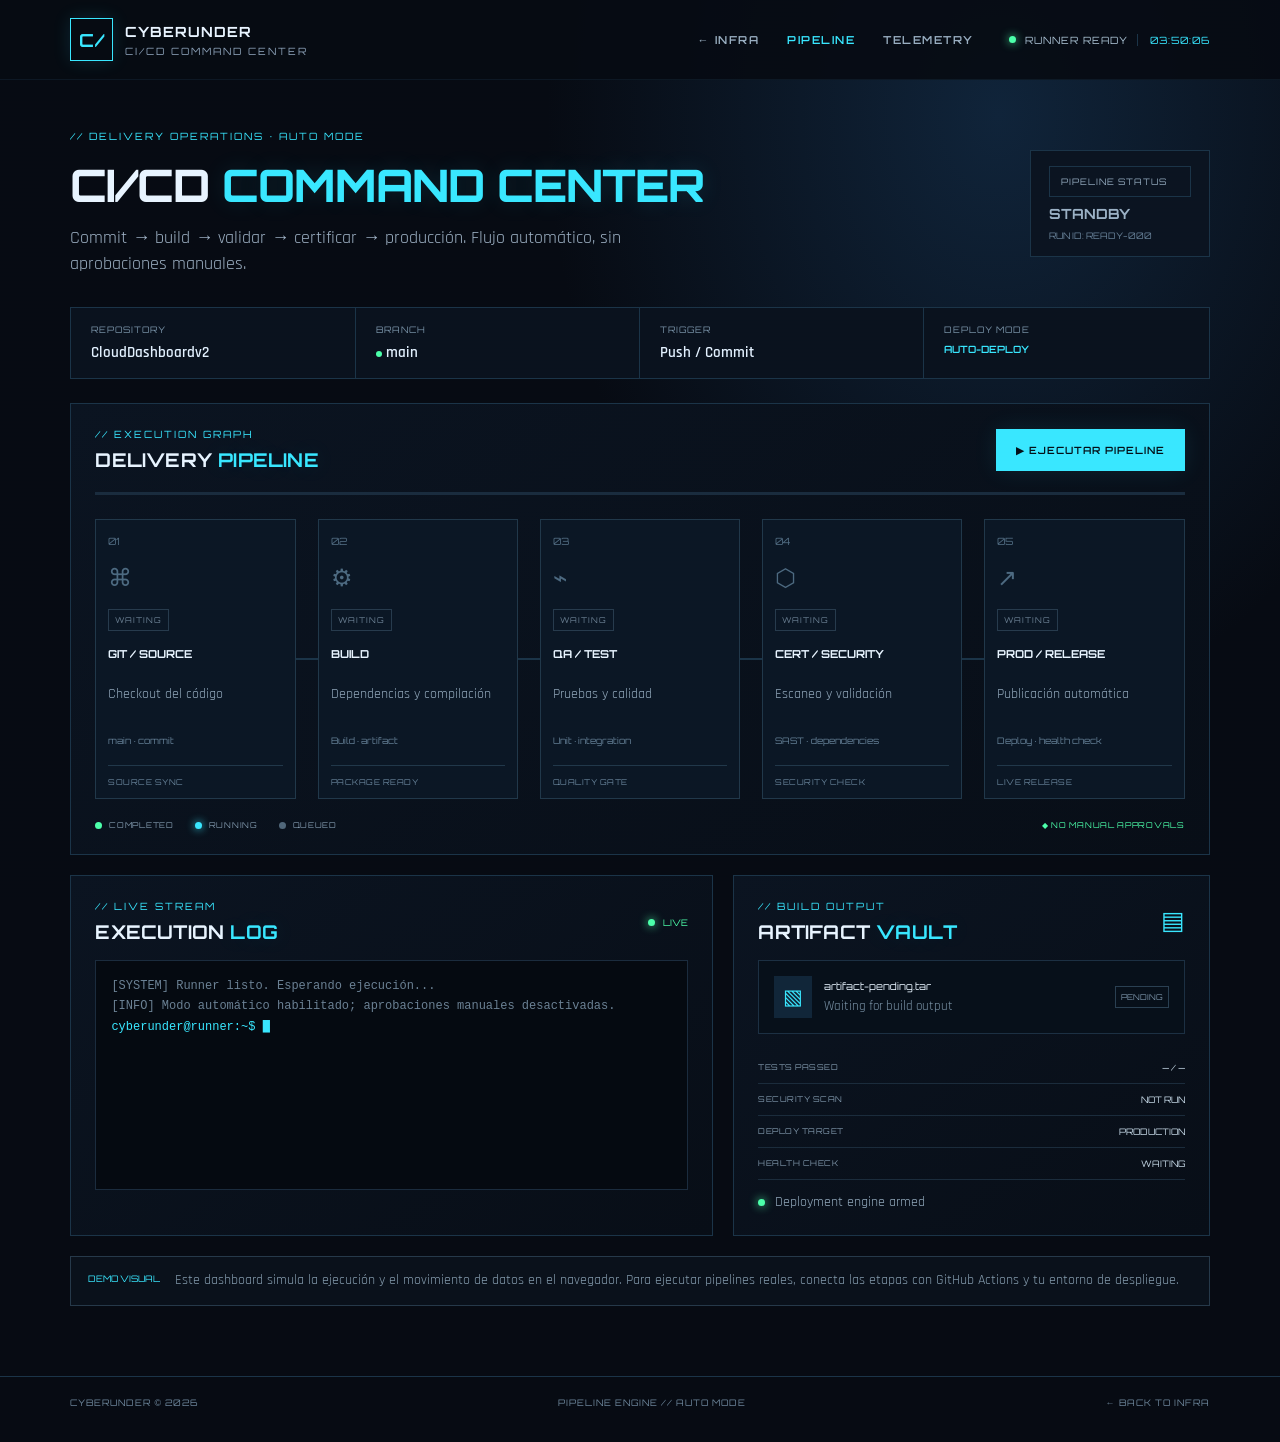
<file: cicd.html>
<!doctype html>
<html lang="es"><head><meta charset="utf-8"><meta name="viewport" content="width=device-width,initial-scale=1"><meta name="theme-color" content="#070b13"><title>CI/CD COMMAND // CYBERUNDER</title><link rel="stylesheet" href="assets/styles.css"></head>
<body class="pipeline-page"><div class="scanlines"></div><header class="topbar"><a class="brand" href="index.html"><span class="brand-mark">C/</span><span>CYBERUNDER<small>CI/CD COMMAND CENTER</small></span></a><button class="menu-toggle" aria-label="Abrir menú">☰</button><nav class="nav"><a href="index.html">← INFRA</a><a href="#pipeline" class="active">PIPELINE</a><a href="#telemetry">TELEMETRY</a></nav><div class="system-state"><i class="pulse"></i> RUNNER READY <span id="clock">--:--:--</span></div></header>
<main class="pipeline-main"><div class="page-title"><div><p class="eyebrow">// DELIVERY OPERATIONS · AUTO MODE</p><h1>CI/CD <span>COMMAND CENTER</span></h1><p class="hero-text">Commit → build → validar → certificar → producción. Flujo automático, sin aprobaciones manuales.</p></div><div class="run-box"><span class="small-tag">PIPELINE STATUS</span><strong id="pipelineStatus" class="status-idle">STANDBY</strong><small id="runId">RUN ID: READY-000</small></div></div>
<section class="pipeline-summary"><div><span>REPOSITORY</span><b>CloudDashboardv2</b></div><div><span>BRANCH</span><b><i class="branch-dot"></i> main</b></div><div><span>TRIGGER</span><b>Push / Commit</b></div><div><span>DEPLOY MODE</span><b class="cyan">AUTO-DEPLOY</b></div></section>
<section class="pipeline-panel" id="pipeline"><div class="panel-heading"><div><p class="eyebrow">// EXECUTION GRAPH</p><h2>DELIVERY <span>PIPELINE</span></h2></div><button id="runPipeline" class="btn primary run-button">▶ EJECUTAR PIPELINE</button></div><div class="progress-track"><div id="progressBar"></div></div><div class="stage-flow" id="stageFlow">
<article class="stage" data-stage="0"><div class="stage-number">01</div><div class="stage-symbol">⌘</div><span class="stage-state">WAITING</span><h3>GIT / SOURCE</h3><p>Checkout del código</p><small>main · commit</small><div class="stage-foot">SOURCE SYNC</div></article><div class="connector"><span></span></div>
<article class="stage" data-stage="1"><div class="stage-number">02</div><div class="stage-symbol">⚙</div><span class="stage-state">WAITING</span><h3>BUILD</h3><p>Dependencias y compilación</p><small>Build · artifact</small><div class="stage-foot">PACKAGE READY</div></article><div class="connector"><span></span></div>
<article class="stage" data-stage="2"><div class="stage-number">03</div><div class="stage-symbol">⌁</div><span class="stage-state">WAITING</span><h3>QA / TEST</h3><p>Pruebas y calidad</p><small>Unit · integration</small><div class="stage-foot">QUALITY GATE</div></article><div class="connector"><span></span></div>
<article class="stage" data-stage="3"><div class="stage-number">04</div><div class="stage-symbol">⬡</div><span class="stage-state">WAITING</span><h3>CERT / SECURITY</h3><p>Escaneo y validación</p><small>SAST · dependencies</small><div class="stage-foot">SECURITY CHECK</div></article><div class="connector"><span></span></div>
<article class="stage" data-stage="4"><div class="stage-number">05</div><div class="stage-symbol">↗</div><span class="stage-state">WAITING</span><h3>PROD / RELEASE</h3><p>Publicación automática</p><small>Deploy · health check</small><div class="stage-foot">LIVE RELEASE</div></article></div>
<div class="flow-legend"><span><i class="legend-dot done"></i> COMPLETED</span><span><i class="legend-dot active-dot"></i> RUNNING</span><span><i class="legend-dot idle-dot"></i> QUEUED</span><span class="auto-note">◆ NO MANUAL APPROVALS</span></div></section>
<div class="telemetry-grid" id="telemetry"><section class="terminal-panel"><div class="panel-heading compact"><div><p class="eyebrow">// LIVE STREAM</p><h2>EXECUTION <span>LOG</span></h2></div><span class="live-label"><i class="pulse"></i> LIVE</span></div><div class="terminal" id="terminal"><div class="terminal-line muted">[SYSTEM] Runner listo. Esperando ejecución...</div><div class="terminal-line muted">[INFO] Modo automático habilitado; aprobaciones manuales desactivadas.</div><div class="terminal-line cursor-line"><span class="prompt">cyberunder@runner:~$</span> <span class="cursor">█</span></div></div></section>
<section class="artifact-panel"><div class="panel-heading compact"><div><p class="eyebrow">// BUILD OUTPUT</p><h2>ARTIFACT <span>VAULT</span></h2></div><span class="vault-icon">▤</span></div><div class="artifact-box"><div class="artifact-file">▧</div><div><b id="artifactName">artifact-pending.tar</b><small id="artifactMeta">Waiting for build output</small></div><span id="artifactStatus" class="artifact-badge">PENDING</span></div><div class="metric-list"><div><span>TESTS PASSED</span><b id="testsPassed">— / —</b></div><div><span>SECURITY SCAN</span><b id="securityScan">NOT RUN</b></div><div><span>DEPLOY TARGET</span><b>PRODUCTION</b></div><div><span>HEALTH CHECK</span><b id="healthCheck">WAITING</b></div></div><div class="deploy-indicator"><i class="pulse"></i><span id="deployText">Deployment engine armed</span></div></section></div>
<div class="notice"><b>DEMO VISUAL</b><span>Este dashboard simula la ejecución y el movimiento de datos en el navegador. Para ejecutar pipelines reales, conecta las etapas con GitHub Actions y tu entorno de despliegue.</span></div>
</main><footer><span>CYBERUNDER © 2026</span><span>PIPELINE ENGINE // AUTO MODE</span><a href="index.html">← BACK TO INFRA</a></footer><script src="assets/app.js"></script><script src="assets/pipeline.js"></script></body></html>
</file>
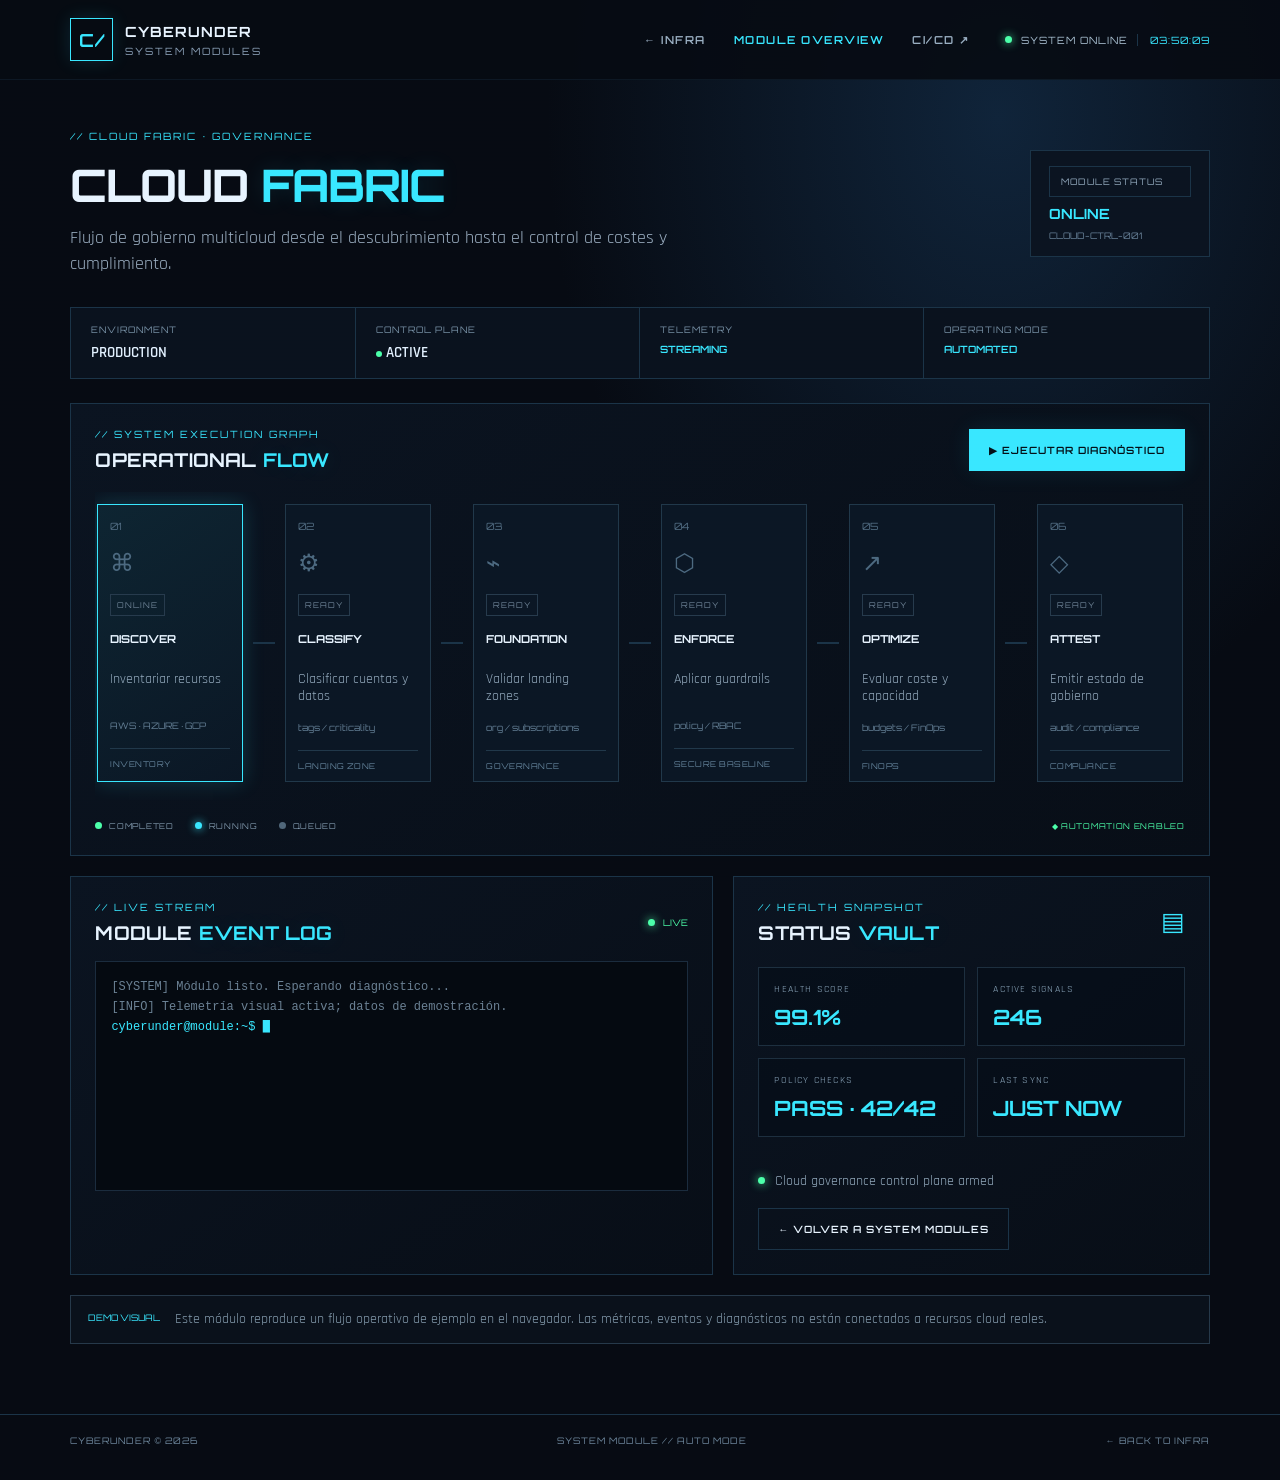
<file: module.html>
<!doctype html>
<html lang="es"><head><meta charset="utf-8"><meta name="viewport" content="width=device-width,initial-scale=1"><meta name="theme-color" content="#070b13"><title>SYSTEM MODULE // CYBERUNDER</title><link rel="stylesheet" href="assets/styles.css"></head>
<body class="pipeline-page"><div class="scanlines"></div><header class="topbar"><a class="brand" href="index.html"><span class="brand-mark">C/</span><span>CYBERUNDER<small>SYSTEM MODULES</small></span></a><button class="menu-toggle" aria-label="Abrir menú">☰</button><nav class="nav"><a href="index.html">← INFRA</a><a class="active" href="#overview">MODULE OVERVIEW</a><a href="cicd.html">CI/CD ↗</a></nav><div class="system-state"><i class="pulse"></i> SYSTEM ONLINE <span id="clock">--:--:--</span></div></header>
<main class="pipeline-main module-dashboard"><div class="page-title"><div><p class="eyebrow" id="moduleEyebrow">// SYSTEM MODULE · TELEMETRY</p><h1 id="moduleTitle">CLOUD <span>FABRIC</span></h1><p class="hero-text" id="moduleDescription">Gobernanza y operación de infraestructura multicloud.</p></div><div class="run-box"><span class="small-tag">MODULE STATUS</span><strong class="status-running" id="moduleStatus">ONLINE</strong><small id="moduleCode">SYS-MOD-001</small></div></div>
<section class="pipeline-summary" id="overview"><div><span>ENVIRONMENT</span><b>PRODUCTION</b></div><div><span>CONTROL PLANE</span><b><i class="branch-dot"></i> ACTIVE</b></div><div><span>TELEMETRY</span><b class="cyan">STREAMING</b></div><div><span>OPERATING MODE</span><b class="cyan">AUTOMATED</b></div></section>
<section class="pipeline-panel"><div class="panel-heading"><div><p class="eyebrow">// SYSTEM EXECUTION GRAPH</p><h2 id="graphTitle">OPERATIONAL <span>FLOW</span></h2></div><button id="runModule" class="btn primary run-button">▶ EJECUTAR DIAGNÓSTICO</button></div><div class="module-flow" id="moduleFlow"><article class="stage active"><div class="stage-number">01</div><div class="stage-symbol">⌘</div><span class="stage-state">ONLINE</span><h3>COLLECT</h3><p>Recopilar señales</p><small>telemetry / APIs</small></article><div class="connector"><span></span></div><article class="stage"><div class="stage-number">02</div><div class="stage-symbol">⚙</div><span class="stage-state">READY</span><h3>ANALYZE</h3><p>Evaluar estado</p><small>rules / policies</small></article><div class="connector"><span></span></div><article class="stage"><div class="stage-number">03</div><div class="stage-symbol">⌁</div><span class="stage-state">READY</span><h3>VALIDATE</h3><p>Verificar controles</p><small>health / compliance</small></article><div class="connector"><span></span></div><article class="stage"><div class="stage-number">04</div><div class="stage-symbol">⬡</div><span class="stage-state">READY</span><h3>REMEDIATE</h3><p>Acción automatizada</p><small>policy / workflow</small></article><div class="connector"><span></span></div><article class="stage"><div class="stage-number">05</div><div class="stage-symbol">↗</div><span class="stage-state">READY</span><h3>REPORT</h3><p>Estado actualizado</p><small>metrics / audit</small></article></div><div class="flow-legend"><span><i class="legend-dot done"></i> COMPLETED</span><span><i class="legend-dot active-dot"></i> RUNNING</span><span><i class="legend-dot idle-dot"></i> QUEUED</span><span class="auto-note">◆ AUTOMATION ENABLED</span></div></section>
<div class="telemetry-grid"><section class="terminal-panel"><div class="panel-heading compact"><div><p class="eyebrow">// LIVE STREAM</p><h2>MODULE <span>EVENT LOG</span></h2></div><span class="live-label"><i class="pulse"></i> LIVE</span></div><div class="terminal" id="moduleTerminal"><div class="terminal-line muted">[SYSTEM] Módulo listo. Esperando diagnóstico...</div><div class="terminal-line muted">[INFO] Telemetría visual activa; datos de demostración.</div><div class="terminal-line cursor-line"><span class="prompt">cyberunder@module:~$</span> <span class="cursor">█</span></div></div></section><section class="artifact-panel"><div class="panel-heading compact"><div><p class="eyebrow">// HEALTH SNAPSHOT</p><h2>STATUS <span>VAULT</span></h2></div><span class="vault-icon">▤</span></div><div class="module-kpi-grid"><div><span>HEALTH SCORE</span><b id="healthScore">98.7%</b></div><div><span>ACTIVE SIGNALS</span><b id="activeSignals">128</b></div><div><span>POLICY CHECKS</span><b id="policyChecks">PASS</b></div><div><span>LAST SYNC</span><b id="lastSync">JUST NOW</b></div></div><div class="deploy-indicator"><i class="pulse"></i><span id="moduleNotice">Monitoring and automation armed</span></div><a class="btn ghost module-back" href="index.html#modules">← VOLVER A SYSTEM MODULES</a></section></div>
<div class="notice"><b>DEMO VISUAL</b><span>Este módulo reproduce un flujo operativo de ejemplo en el navegador. Las métricas, eventos y diagnósticos no están conectados a recursos cloud reales.</span></div></main><footer><span>CYBERUNDER © 2026</span><span>SYSTEM MODULE // AUTO MODE</span><a href="index.html#modules">← BACK TO INFRA</a></footer><script src="assets/app.js"></script><script src="assets/module.js"></script></body></html>
</file>
<file: assets/styles.css>
@import url('https://fonts.googleapis.com/css2?family=Orbitron:wght@400;500;600;700;800&family=Rajdhani:wght@400;500;600;700&display=swap');
:root{--bg:#070b13;--panel:#0b1220;--panel2:#0e1929;--line:#1b3448;--cyan:#39e7ff;--blue:#4c9dff;--pink:#ff3ca6;--text:#e8f4ff;--muted:#8aa0b6;--green:#4cffaa;--display:'Orbitron',sans-serif;--body:'Rajdhani',sans-serif}*{box-sizing:border-box}html{scroll-behavior:smooth}body{margin:0;background:radial-gradient(ellipse at 78% 8%,#10243a 0,transparent 32%),var(--bg);color:var(--text);font-family:var(--body);font-size:17px;overflow-x:hidden}a{color:inherit;text-decoration:none}.scanlines{pointer-events:none;position:fixed;inset:0;z-index:20;opacity:.13;background:repeating-linear-gradient(0deg,transparent 0 3px,rgba(57,231,255,.07) 4px)}.topbar{height:80px;padding:0 5.5%;display:flex;align-items:center;gap:35px;border-bottom:1px solid #1b344855;background:#070b13e8;position:relative;z-index:30}.brand{display:flex;align-items:center;gap:12px;font:700 14px var(--display);letter-spacing:1px}.brand small{display:block;font:10px var(--display);letter-spacing:2px;color:var(--muted);margin-top:5px}.brand-mark{width:43px;height:43px;display:grid;place-items:center;color:var(--cyan);border:1px solid var(--cyan);font:700 18px var(--display);box-shadow:0 0 18px #39e7ff22}.nav{display:flex;gap:28px;margin-left:auto;align-items:center}.nav a{font:600 11px var(--display);letter-spacing:1.5px;color:#9aafc2;transition:.2s}.nav a:hover,.nav a.active{color:var(--cyan)}.nav-dev{border:1px solid #39e7ff66;padding:11px 16px;color:var(--cyan)!important}.system-state{font:10px var(--display);letter-spacing:1px;color:#a8bfd0;display:flex;align-items:center;gap:9px;white-space:nowrap}.system-state span{border-left:1px solid var(--line);padding-left:12px;color:var(--cyan)}.pulse{display:inline-block;width:7px;height:7px;background:var(--green);border-radius:50%;box-shadow:0 0 10px var(--green);animation:pulse 1.4s infinite}@keyframes pulse{50%{opacity:.35;box-shadow:0 0 2px var(--green)}}.hero{min-height:565px;padding:85px 8% 65px;display:grid;grid-template-columns:1.1fr .9fr;align-items:center;gap:30px;position:relative}.eyebrow{font:10px var(--display);letter-spacing:2px;color:var(--cyan);margin:0 0 17px}.hero h1,.page-title h1{font:800 clamp(34px,4.5vw,62px)/1.18 var(--display);letter-spacing:-1px;margin:0}.hero h1 span,.page-title h1 span,.section-heading h2 span,.bottom-band h2 span,.panel-heading h2 span{color:var(--cyan);text-shadow:0 0 22px #39e7ff20}.hero-text{font-size:20px;line-height:1.45;color:#9db0c3;max-width:600px;margin:23px 0 27px}.hero-actions{display:flex;gap:12px;flex-wrap:wrap}.btn{display:inline-flex;align-items:center;justify-content:center;gap:25px;padding:14px 19px;font:600 10px var(--display);letter-spacing:1px;border:1px solid var(--line);transition:.2s;cursor:pointer;background:transparent;color:var(--text)}.btn.primary{background:var(--cyan);color:#041018;border-color:var(--cyan);box-shadow:0 0 25px #39e7ff18}.btn.primary:hover{background:#9af5ff;box-shadow:0 0 28px #39e7ff4a;transform:translateY(-2px)}.btn.ghost:hover{border-color:var(--cyan);color:var(--cyan)}.hero-meta{display:flex;gap:29px;margin-top:42px;flex-wrap:wrap}.hero-meta span{font:9px var(--display);color:#8299ae;letter-spacing:1px}.hero-meta b{color:var(--text);font-size:13px;margin-right:5px}.orbital{height:390px;max-width:460px;width:100%;position:relative;margin:auto;display:grid;place-items:center}.orbit{position:absolute;border:1px solid #39e7ff4b;border-radius:50%;transform:rotate(-24deg)}.orbit-a{width:290px;height:290px}.orbit-b{width:380px;height:220px;transform:rotate(52deg);border-color:#ff3ca64a}.orbit-c{width:410px;height:330px;transform:rotate(-56deg);border-color:#4c9dff40}.core{width:120px;height:120px;border:1px solid var(--cyan);background:#0a1c2a;box-shadow:0 0 55px #39e7ff2b,inset 0 0 28px #39e7ff19;display:flex;flex-direction:column;justify-content:center;align-items:center;clip-path:polygon(25% 0,75% 0,100% 25%,100% 75%,75% 100%,25% 100%,0 75%,0 25%);z-index:2}.core span{font:800 25px var(--display);color:var(--cyan)}.core small{font:8px var(--display);letter-spacing:1px;color:#b5d1df;margin-top:8px}.orbit-label{position:absolute;font:9px var(--display);letter-spacing:1px;color:#a9c5d8;background:#07101b;padding:6px 8px;border:1px solid var(--line)}.label-a{top:37px;right:16px}.label-b{bottom:41px;left:1px}.label-c{bottom:50px;right:1px}.orbit-dot{position:absolute;width:9px;height:9px;border-radius:50%;background:var(--cyan);box-shadow:0 0 15px var(--cyan)}.dot-a{top:69px;left:115px}.dot-b{right:39px;top:170px;background:var(--pink);box-shadow:0 0 15px var(--pink)}.dot-c{bottom:64px;left:126px}.ticker{display:flex;justify-content:space-around;gap:20px;align-items:center;min-height:54px;padding:12px 5%;border-top:1px solid var(--line);border-bottom:1px solid var(--line);background:#0a1220;font:9px var(--display);letter-spacing:1px;color:#91a7bb;flex-wrap:wrap}.ticker span:first-child{color:var(--cyan)}.ticker b{color:var(--green);margin-left:7px}.section{padding:82px 8% 90px}.section-heading,.panel-heading{display:flex;align-items:center;justify-content:space-between;gap:20px;margin-bottom:28px}.section-heading h2,.bottom-band h2,.panel-heading h2{font:700 clamp(22px,2.7vw,32px) var(--display);margin:0;letter-spacing:.2px}.small-tag{font:9px var(--display);color:#91a7bb;letter-spacing:1px;border:1px solid var(--line);padding:9px 11px}.module-grid{display:grid;grid-template-columns:repeat(3,1fr);gap:17px}.module-card{display:block;position:relative;padding:25px 23px 18px;background:linear-gradient(145deg,#0d1928,#080f19);border:1px solid var(--line);min-height:300px;transition:.25s;overflow:hidden}.module-card:before{content:'';position:absolute;inset:0 auto auto 0;width:0;height:2px;background:var(--cyan);transition:.25s}.module-card:hover{transform:translateY(-5px);border-color:#39e7ff88;box-shadow:0 14px 45px #0005}.module-card:hover:before{width:100%}.card-icon{font-size:28px;color:var(--cyan);margin-bottom:20px}.card-icon.magenta{color:var(--pink)}.card-top{display:flex;justify-content:space-between;font:9px var(--display);letter-spacing:1px;color:#7890a6}.status{color:var(--green)}.module-card h3{font:700 20px var(--display);margin:18px 0 10px}.module-card p{color:#93a9bc;font-size:17px;line-height:1.35;min-height:47px;margin:0 0 18px}.chips{display:flex;gap:7px;flex-wrap:wrap}.chips span{font:9px var(--display);color:#a7c3d4;border:1px solid #294155;padding:6px 8px}.card-line{border-top:1px solid var(--line);margin-top:22px;padding-top:13px;display:flex;justify-content:space-between;font:9px var(--display);letter-spacing:1px;color:#7791a8}.card-line b{color:var(--cyan)}.mini-flow{display:flex;align-items:center;gap:5px;flex-wrap:wrap;margin-top:15px}.mini-flow i{width:8px;height:8px;background:var(--cyan);box-shadow:0 0 9px #39e7ff88;animation:flowBlink 1.5s infinite}.mini-flow i:nth-child(2){animation-delay:.2s}.mini-flow i:nth-child(3){animation-delay:.4s}.mini-flow i:nth-child(4){animation-delay:.6s}.mini-flow i:nth-child(5){animation-delay:.8s}.mini-flow span{font:8px var(--display);color:#9bb2c5;margin-left:5px}@keyframes flowBlink{50%{opacity:.25}}.bottom-band{margin:0 8% 75px;padding:30px 34px;border:1px solid var(--line);background:linear-gradient(90deg,#0e1d2d,#09111d);display:flex;align-items:center;justify-content:space-between;gap:20px}.bottom-band h2{font-size:clamp(20px,3vw,30px)}footer{min-height:66px;border-top:1px solid var(--line);padding:20px 5.5%;display:flex;justify-content:space-between;gap:15px;flex-wrap:wrap;color:#6e879c;font:9px var(--display);letter-spacing:1px}.pipeline-main{padding:50px 5.5% 70px;max-width:1600px;margin:auto}.page-title{display:flex;justify-content:space-between;align-items:center;gap:25px;margin-bottom:30px}.page-title h1{font-size:clamp(27px,3.5vw,45px)}.page-title .hero-text{margin:13px 0 0;font-size:18px}.run-box{min-width:180px;padding:15px 18px;border:1px solid var(--line);background:#0b1421;display:flex;flex-direction:column;gap:8px}.run-box strong{font:700 14px var(--display);color:#9bb1c5}.run-box small{font:9px var(--display);color:#688198}.status-running{color:var(--cyan)!important}.status-success{color:var(--green)!important}.status-failed{color:var(--pink)!important}.pipeline-summary{display:grid;grid-template-columns:repeat(4,1fr);border:1px solid var(--line);background:#0a121e;margin-bottom:24px}.pipeline-summary>div{padding:16px 20px;border-right:1px solid var(--line);display:flex;flex-direction:column;gap:8px}.pipeline-summary>div:last-child{border:0}.pipeline-summary span{font:9px var(--display);letter-spacing:1px;color:#7891a6}.pipeline-summary b{font:600 15px var(--body);color:#e3f1ff}.pipeline-summary .cyan{color:var(--cyan);font-family:var(--display);font-size:10px}.branch-dot{display:inline-block;width:6px;height:6px;background:var(--green);border-radius:50%}.pipeline-panel,.terminal-panel,.artifact-panel{border:1px solid var(--line);background:linear-gradient(145deg,#0b1421,#080e17);padding:24px}.panel-heading{margin-bottom:20px}.panel-heading h2{font-size:19px}.panel-heading .eyebrow{margin-bottom:8px}.run-button{white-space:nowrap}.progress-track{height:3px;background:#1a2c3e;margin-bottom:24px;overflow:hidden}.progress-track div{height:100%;width:0;background:var(--cyan);box-shadow:0 0 15px var(--cyan);transition:width .5s}.stage-flow{display:grid;grid-template-columns:minmax(0,1fr) 22px minmax(0,1fr) 22px minmax(0,1fr) 22px minmax(0,1fr) 22px minmax(0,1fr);align-items:stretch}.stage{min-width:0;position:relative;border:1px solid #21384a;background:#0b1725;padding:15px 12px 0;transition:.3s;overflow:hidden}.stage-number{font:10px var(--display);color:#526d83}.stage-symbol{font-size:24px;color:#4d6a81;margin:17px 0 13px}.stage-state{font:8px var(--display);letter-spacing:1px;color:#6d8295;border:1px solid #273b4d;padding:5px 6px;display:inline-block}.stage h3{font:700 11px var(--display);line-height:1.5;margin:15px 0 8px;min-height:32px}.stage p{font-size:14px;line-height:1.2;color:#92a8bb;margin:0 0 10px;min-height:32px}.stage small{font:9px var(--display);color:#647f95;overflow-wrap:anywhere}.stage-foot{font:8px var(--display);letter-spacing:.5px;color:#68839a;border-top:1px solid #21384a;margin-top:15px;padding:11px 0}.stage.running{border-color:var(--cyan);box-shadow:0 0 22px #39e7ff18;background:#0d2130}.stage.running .stage-symbol,.stage.running .stage-state{color:var(--cyan)}.stage.running .stage-state{border-color:var(--cyan);animation:pulse 1s infinite}.stage.done{border-color:#4cffaa70;background:#0a1b1b}.stage.done .stage-symbol,.stage.done .stage-state,.stage.done .stage-foot{color:var(--green)}.stage.done .stage-state{border-color:#4cffaa60}.stage.failed{border-color:var(--pink)}.stage.failed .stage-symbol,.stage.failed .stage-state{color:var(--pink)}.connector{align-self:center;height:2px;background:#1b3448;position:relative;overflow:hidden}.connector span{display:block;width:100%;height:100%;background:var(--cyan);transform:translateX(-100%)}.connector.active span{animation:connectorFlow .8s linear infinite}@keyframes connectorFlow{to{transform:translateX(100%)}}.flow-legend{display:flex;gap:21px;align-items:center;flex-wrap:wrap;margin-top:21px;font:8px var(--display);letter-spacing:.7px;color:#7f96aa}.flow-legend>span{display:flex;align-items:center;gap:7px}.legend-dot{width:7px;height:7px;border-radius:50%;display:inline-block}.legend-dot.done{background:var(--green)}.legend-dot.active-dot{background:var(--cyan);box-shadow:0 0 8px var(--cyan)}.legend-dot.idle-dot{background:#50677a}.auto-note{margin-left:auto;color:var(--green)!important}.telemetry-grid{display:grid;grid-template-columns:1.35fr 1fr;gap:20px;margin-top:20px}.compact{margin-bottom:16px}.live-label{font:9px var(--display);color:var(--green);display:flex;align-items:center;gap:8px}.terminal{height:230px;overflow:auto;background:#050a11;border:1px solid #1b2c3e;padding:15px;font:12px/1.7 monospace;color:#b4cbd9}.terminal-line{overflow-wrap:anywhere}.terminal-line .log-time{color:#5f7b91}.terminal-line.info{color:#a9c2d3}.terminal-line.success{color:var(--green)}.terminal-line.warn{color:#ffcf75}.terminal-line.error{color:var(--pink)}.terminal-line.muted{color:#6b8194}.prompt{color:var(--cyan)}.cursor{color:var(--cyan);animation:pulse .9s infinite}.artifact-panel{min-width:0}.vault-icon{font-size:25px;color:var(--cyan)}.artifact-box{display:flex;align-items:center;gap:12px;padding:15px;background:#07101a;border:1px solid #1c3043}.artifact-file{width:38px;height:42px;display:grid;place-items:center;background:#112639;color:var(--cyan);font-size:21px}.artifact-box>div:nth-child(2){display:flex;flex-direction:column;gap:6px;min-width:0;flex:1}.artifact-box b{font:10px var(--display);overflow-wrap:anywhere}.artifact-box small{font-size:13px;color:#7e97ab}.artifact-badge{font:8px var(--display);padding:5px;border:1px solid #2a4052;color:#7991a6}.artifact-badge.ready{color:var(--green);border-color:#4cffaa77}.metric-list{margin-top:18px}.metric-list div{display:flex;justify-content:space-between;gap:10px;padding:10px 0;border-bottom:1px solid #1b2c3c}.metric-list span{font:8px var(--display);letter-spacing:.5px;color:#7f96aa}.metric-list b{font:9px var(--display);color:#c6d9e7;text-align:right}.metric-list b.ok{color:var(--green)}.deploy-indicator{display:flex;align-items:center;gap:10px;padding:13px 0 0;font-size:14px;color:#92a9bc}.notice{display:flex;gap:15px;align-items:flex-start;padding:14px 17px;border:1px solid #26394a;margin-top:20px;background:#0a111b;color:#849bad;font-size:14px;line-height:1.4}.notice b{font:9px var(--display);color:var(--cyan);white-space:nowrap;padding-top:2px}.menu-toggle{display:none;background:transparent;color:var(--cyan);border:1px solid var(--line);padding:7px 10px;font-size:18px}
@media(max-width:1000px){.topbar{padding:0 4%;gap:18px}.system-state{display:none}.hero{padding:65px 5%;grid-template-columns:1fr  .8fr}.section{padding:65px 5%}.module-grid{gap:12px}.module-card{padding:20px 16px}.pipeline-main{padding:40px 4% 60px}.stage-flow{grid-template-columns:minmax(0,1fr) 12px minmax(0,1fr) 12px minmax(0,1fr) 12px minmax(0,1fr) 12px minmax(0,1fr)}.stage{padding:12px 8px 0}.stage h3{font-size:9px}.stage p{font-size:13px}.stage small{font-size:8px}.stage-foot{font-size:7px}.pipeline-panel{padding:17px}.telemetry-grid{gap:12px}}@media(max-width:700px){.topbar{height:70px;gap:12px}.brand{font-size:12px}.brand-mark{width:36px;height:36px}.menu-toggle{display:block;margin-left:auto}.nav{display:none;position:absolute;top:69px;left:0;right:0;background:#07101b;border-bottom:1px solid var(--line);padding:18px 5%;flex-direction:column;align-items:flex-start;gap:20px}.nav.open{display:flex}.hero{grid-template-columns:1fr;padding:55px 6% 35px}.hero h1{font-size:clamp(31px,8vw,47px)}.hero-text{font-size:18px}.orbital{height:310px;transform:scale(.82);margin:-5px auto -20px}.ticker{justify-content:flex-start;gap:17px}.ticker span{font-size:8px}.section{padding:55px 6%}.section-heading{align-items:flex-start;flex-direction:column}.module-grid{grid-template-columns:1fr}.module-card{min-height:unset}.module-card p{min-height:unset}.bottom-band{margin:0 6% 50px;flex-direction:column;align-items:flex-start;padding:25px 20px}.bottom-band .btn{width:100%}.pipeline-main{padding:32px 4% 45px}.page-title{align-items:flex-start;flex-direction:column}.run-box{width:100%}.pipeline-summary{grid-template-columns:1fr 1fr}.pipeline-summary>div:nth-child(2){border-right:0}.pipeline-summary>div:nth-child(-n+2){border-bottom:1px solid var(--line)}.panel-heading{align-items:flex-start;flex-direction:column}.run-button{width:100%}.stage-flow{display:flex;flex-direction:column;gap:0}.stage{display:grid;grid-template-columns:38px 36px 1fr auto;align-items:center;gap:5px 9px;padding:12px}.stage-number{grid-row:1;grid-column:1}.stage-symbol{grid-row:1 / span 2;grid-column:2;margin:0;font-size:21px}.stage-state{grid-row:1;grid-column:4;font-size:7px}.stage h3{grid-row:1;grid-column:3;margin:0;min-height:0;font-size:10px}.stage p{grid-row:2;grid-column:3;margin:0;min-height:0;font-size:13px}.stage small{grid-row:3;grid-column:3 / span 2;margin-top:3px}.stage-foot{grid-row:3;grid-column:1 / span 2;border:0;margin:0;padding:3px 0;font-size:7px}.connector{height:13px;width:2px;align-self:center}.connector span{width:100%;height:100%;transform:translateY(-100%)}.connector.active span{animation:connectorFlowVertical .8s linear infinite}@keyframes connectorFlowVertical{to{transform:translateY(100%)}}.flow-legend{gap:12px}.auto-note{margin-left:0}.telemetry-grid{grid-template-columns:1fr}.terminal{height:200px}.notice{font-size:13px}footer{font-size:8px}}


/* SYSTEM MODULES expansion */
.module-grid-expanded{grid-template-columns:repeat(3,minmax(0,1fr));}
.module-grid-expanded .module-card{display:block;text-decoration:none;color:inherit;cursor:pointer;transition:transform .22s ease,border-color .22s ease,box-shadow .22s ease;}
.module-grid-expanded .module-card:hover{transform:translateY(-5px);border-color:var(--cyan,#35e7ff);box-shadow:0 0 24px rgba(53,231,255,.12);}
.module-grid-expanded .card-line b{color:var(--cyan,#35e7ff);}
.module-flow{display:flex;align-items:stretch;gap:10px;overflow-x:auto;padding:12px 2px 18px;}
.module-flow .stage{flex:1 0 145px;min-width:145px;}
.module-flow .connector{flex:0 0 22px;align-self:center;}
.module-flow .stage.complete{border-color:#43f3bd;box-shadow:0 0 18px rgba(67,243,189,.12);}
.module-flow .stage.complete .stage-state{color:#43f3bd;}
.module-flow .stage.active{border-color:var(--cyan,#35e7ff);box-shadow:0 0 20px rgba(53,231,255,.18);}
.module-kpi-grid{display:grid;grid-template-columns:1fr 1fr;gap:12px;margin:22px 0;}
.module-kpi-grid>div{border:1px solid rgba(91,133,163,.28);background:rgba(5,12,23,.55);padding:15px;display:flex;flex-direction:column;gap:9px;}
.module-kpi-grid span{font-size:10px;letter-spacing:1.2px;color:#8da8bd;}
.module-kpi-grid b{font:700 21px var(--display,monospace);color:var(--cyan,#35e7ff);}
.module-back{margin-top:18px;display:inline-flex;}
.run-button:disabled{opacity:.7;cursor:wait;}
@media(max-width:900px){.module-grid-expanded{grid-template-columns:repeat(2,minmax(0,1fr));}.module-flow{padding-bottom:22px;}}
@media(max-width:600px){.module-grid-expanded{grid-template-columns:1fr;}.module-flow .stage{flex-basis:138px;min-width:138px;}.module-kpi-grid b{font-size:18px;}}

/* Distinct Cyberunder operational workflows */
.module-flow .stage-foot{font:8px var(--display);letter-spacing:.45px;color:#64839b;border-top:1px solid #21384a;margin-top:13px;padding:10px 0;}
.module-flow .stage.complete .stage-foot{color:var(--green)}
.module-flow.security-flow .stage.active,.module-flow.security-flow .stage.complete{border-color:var(--pink);box-shadow:0 0 18px #ff3ca620}
.module-flow.security-flow .stage.active .stage-symbol,.module-flow.security-flow .stage.complete .stage-state,.module-flow.security-flow .stage.complete .stage-foot{color:var(--pink)}
.module-flow.security-flow .connector span{background:var(--pink)}
.module-flow.observability-flow .stage{background:linear-gradient(180deg,#0c1c2a,#09121e);}
.module-flow.observability-flow .stage.active{animation:telemetryPulse 1.1s ease-in-out infinite alternate}
@keyframes telemetryPulse{from{box-shadow:0 0 5px #39e7ff10}to{box-shadow:0 0 25px #39e7ff35}}
.module-flow.observability-flow .stage-symbol{color:#65cfff}
.module-flow.network-flow .stage{border-style:dashed;background:linear-gradient(145deg,#0a1a27,#08111b)}
.module-flow.network-flow .connector{background:repeating-linear-gradient(90deg,#29485f 0 4px,transparent 4px 8px)}
.module-flow.network-flow .connector span{background:var(--blue)}
.module-flow.network-flow .stage.active{border-color:var(--blue);box-shadow:0 0 18px #4c9dff28}
.module-flow.network-flow .stage.active .stage-symbol,.module-flow.network-flow .stage.complete .stage-state{color:var(--blue)}
.module-flow.iac-flow .stage{background:linear-gradient(155deg,#10251f,#09151a);border-color:#23493f}
.module-flow.iac-flow .stage.active{border-color:var(--green);box-shadow:0 0 18px #4cffaa1d}
.module-flow.iac-flow .stage.active .stage-symbol,.module-flow.iac-flow .stage.complete .stage-state,.module-flow.iac-flow .stage.complete .stage-foot{color:var(--green)}
.module-flow.iac-flow .connector span{background:var(--green)}
.module-flow.cloud-flow .stage.active{background:linear-gradient(145deg,#0e2532,#0b1725)}
.module-flow .stage.complete{background:#091b1a}
@media(max-width:700px){.module-flow .stage-foot{grid-row:4;grid-column:1 / span 4;margin-top:7px;padding:6px 0 0}.module-flow.network-flow .connector{background:#1b3448}}
</file>
